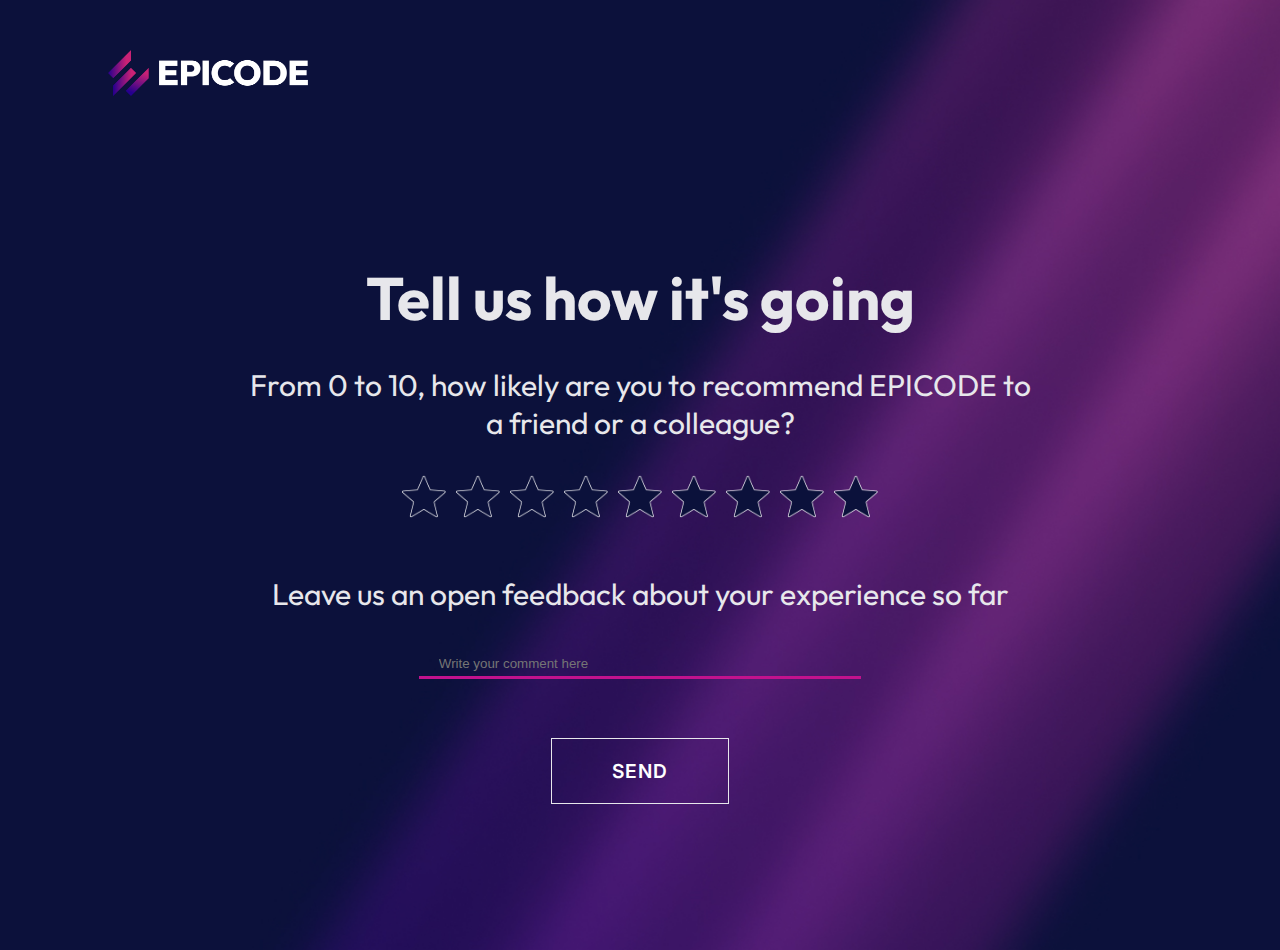
<file: last-page.html>
<!DOCTYPE html>
<html lang="en">
  <head>
    <meta charset="UTF-8" />
    <meta name="viewport" content="width=device-width, initial-scale=1.0" />
    <link rel="preconnect" href="https://fonts.googleapis.com" />
    <link rel="preconnect" href="https://fonts.gstatic.com" crossorigin />
    <link
      href="https://fonts.googleapis.com/css2?family=Inter:ital,opsz,wght@0,14..32,100..900;1,14..32,100..900&family=Outfit:wght@100..900&display=swap"
      rel="stylesheet"
    />
    <link rel="stylesheet" href="./assets/css/style.css" />
    <link rel="stylesheet" href="assets/css/last-page.css" />
    <title>BW1-D1</title>
  </head>
  <body>
    <header class="main">
      <img id="logo" src="assets/epicode_logo.png" alt="epicode_logo" />
    </header>

    <main>
      <h2>Tell us how it's going</h2>
      <h3>From 0 to 10, how likely are you to recommend EPICODE to a friend or a colleague?</h3>
      <div>
        <img class="star-off" src="assets/star-off.png" alt="star" />
        <img class="star-off" src="assets/star-off.png" alt="star" />
        <img class="star-off" src="assets/star-off.png" alt="star" />
        <img class="star-off" src="assets/star-off.png" alt="star" />
        <img class="star-off" src="assets/star-off.png" alt="star" />
        <img class="star-off" src="assets/star-off.png" alt="star" />
        <img class="star-off" src="assets/star-off.png" alt="star" />
        <img class="star-off" src="assets/star-off.png" alt="star" />
        <img class="star-off" src="assets/star-off.png" alt="star" />
      </div>
    </main>
    <form>
      <h3>Leave us an open feedback about your experience so far</h3>
      <input id="textform" type="text" placeholder="Write your comment here" />
      <button class="hover-button">SEND</button>
    </form>

    <script src="assets/scripts/last-page.js"></script>
  </body>
</html>
</file>
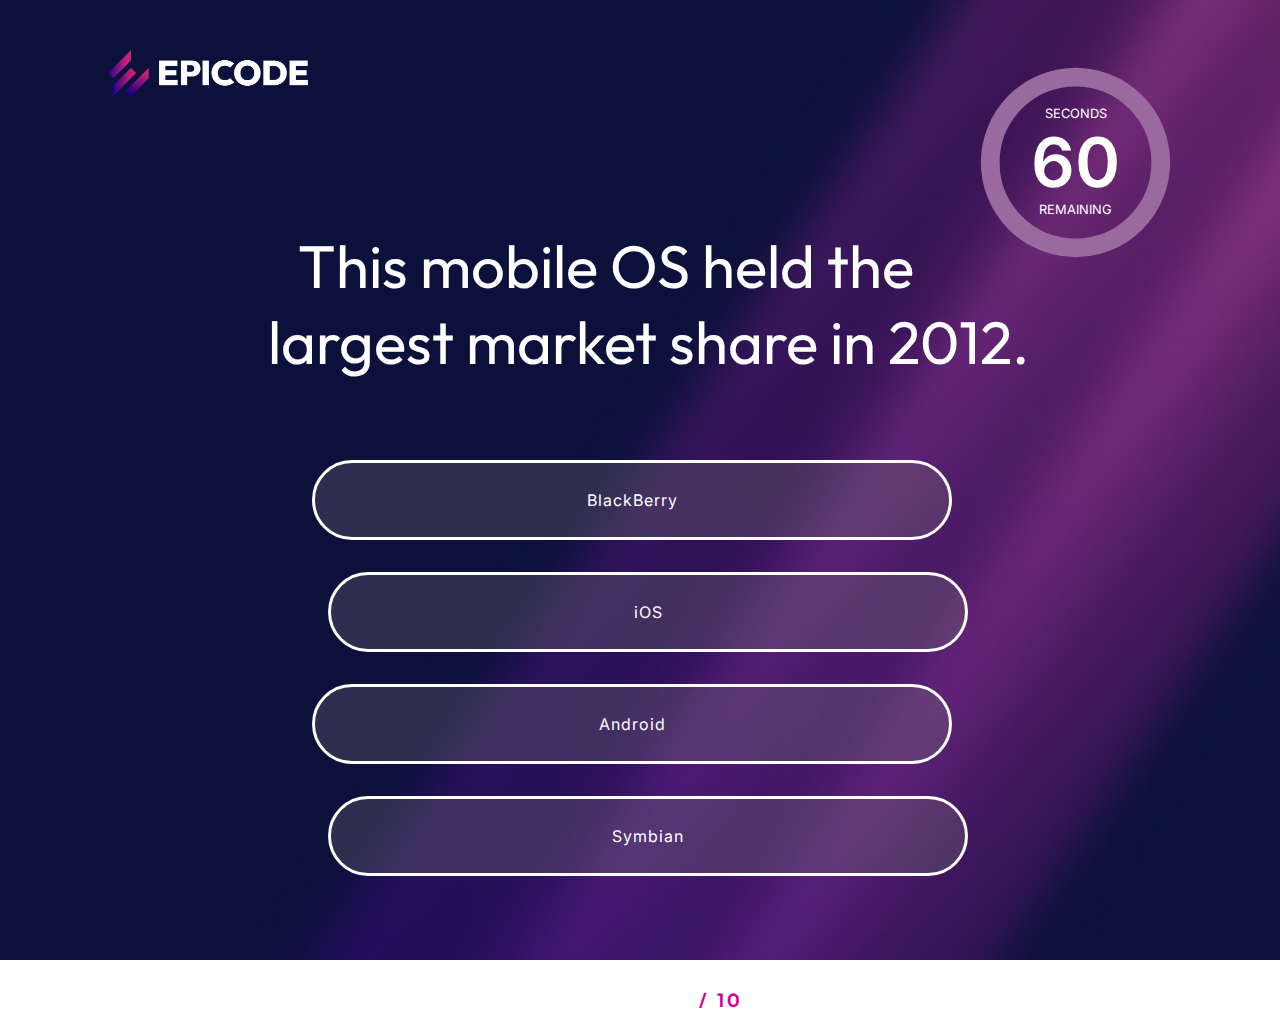
<file: quiz.html>
<!DOCTYPE html>
<html lang="en">
  <head>
    <meta charset="UTF-8" />
    <meta name="viewport" content="width=device-width, initial-scale=1.0" />
    <link rel="preconnect" href="https://fonts.googleapis.com" />
    <link rel="preconnect" href="https://fonts.gstatic.com" crossorigin />
    <link
      href="https://fonts.googleapis.com/css2?family=Inter:ital,opsz,wght@0,14..32,100..900;1,14..32,100..900&family=Outfit:wght@100..900&display=swap"
      rel="stylesheet"
    />
    <link rel="stylesheet" href="./assets/css/style.css" />
    <link rel="stylesheet" href="./assets/css/quiz.css" />

    <script src="./assets/scripts/quiz.js" defer></script>

    <title>Quiz</title>
  </head>
  <body>
    <main>
      <header>
        <img id="logo" src="./assets/epicode_logo.png" alt="Epicode Logo" />
        <div id="timer">
          <svg width="100%" height="100%" viewBox="0 0 42 42" class="donut">
            <circle class="donut-ring" cx="21" cy="21" r="15.91549430918954" fill="transparent" stroke="#9A6A9E" stroke-width="3.5"></circle>
            <circle
              class="donut-timer"
              cx="21"
              cy="21"
              r="15.91549430918954"
              fill="transparent"
              stroke="#00FFFF"
              stroke-width="3.5"
              stroke-dasharray="0 100"
              stroke-dashoffset="0"
              transform="rotate(-90 21 21)"
            ></circle>
            <g class="chart-text-passed">
              <text x="50%" y="50%" class="timer-title">SECONDS</text>
              <text x="50%" y="50%" id="seconds">60</text>
              <text x="50%" y="50%" class="timer-subtitle">REMAINING</text>
            </g>
          </svg>
        </div>
      </header>

      <section>
        <div id="quiz-question-div">
          <h2 id="quiz-question-title">Test</h2>
          <div id="quiz-possible-answers"></div>
          <h3 id="question-counter">Question <span id="currentQuestion"></span> <span id="allQuestions"></span></h3>
        </div>
      </section>

      <div id="results">
        <h1>Results</h1>
        <h6>The summary of your answers:</h6>
        <div id="statics">
          <div id="correct">
            <h1>Correct</h1>
            <h5 id="percorrect"><span>00</span></h5>
            <p id="numCorrectanswers"></p>
          </div>
          <div id="grafic">
            <svg width="100%" height="100%" viewBox="0 0 42 42" class="donut">
              <circle class="donut-ring" cx="21" cy="21" r="15.91549430918954" fill="transparent" stroke="#00FFFF" stroke-width="5"></circle>

              <circle
                class="donut-segment"
                cx="21"
                cy="21"
                r="15.91549430918954"
                fill="transparent"
                stroke="#d20094"
                stroke-width="5"
                stroke-dasharray="85 15"
                stroke-dashoffset="25"
              ></circle>
              <g class="chart-text">
                <text x="50%" y="50%" class="chart-title">Congratulations!</text>
                <text x="50%" y="50%" class="chart-subtitle">You passed the exam.</text>

                <text x="50%" y="50%" class="chart-certificate">
                  We'll send you the certificate
                  <tspan dy="1.2em" x="21">in a few minutes.</tspan>
                  <tspan dy="1.2em" x="21">Check your email (including</tspan>
                  <tspan dy="1.2em" x="21">promotions / spam folder)</tspan>
                </text>
              </g>
            </svg>
          </div>
          <div id="wrong">
            <h1>Wrong</h1>
            <h5 id="perwrong">00</h5>
            <p id="numWronganswers"></p>
          </div>
        </div>

        <div class="Rate Us">
          <a href="last-page.html"><button class="hover-button">RATE US</button></a>
        </div>
      </div>
    </main>
  </body>
</html>
</file>
<file: assets/css/style.css>
*,
*::before,
*::after {
  box-sizing: border-box;
}
html,
body {
  height: 100%;
}
body {
  font-family: "Inter", sans-serif;
  background-image: url("../bg.jpg");
  background-repeat: no-repeat;
  background-size: cover;
  color: white;
  padding-bottom: 2rem;
}
h1,
h2,
h3,
h4,
h5,
h6 {
  font-family: "Outfit", sans-serif;
  font-size: 3.75rem;
}

h3 {
  font-size: 1.2rem;
}
h1,
h2,
h3,
h4,
h5,
h6,
p,
strong {
  margin-top: 0;
}

h1 {
  font-weight: 300;
  line-height: 3rem;
}

span {
  font-weight: 600;
}

#proceed-div {
  vertical-align: middle;
  display: inline;
}

header,
#welcome,
#instructions,
footer {
  text-align: left;
  margin: 50px 100px;
}
#logo {
  width: 200px;
}

#welcome #em {
  font-family: "Inter", sans-serif;
  margin: 0;
}

#instructions h2 {
  font-size: 40px;
  color: #d20094;
  margin: 5px 0;
}
#instructions p {
  margin-bottom: 20px;
}

p,
li {
  font-family: "Inter", sans-serif;
  font-size: 20px;
  color: #e7e7eb;
}
ul {
  margin: 60px 0px;
}
li {
  padding: 5px;
}
#welcome {
  text-align: left;
  margin-top: 10rem;
  color: #e7e7eb;
}
footer {
  margin-top: 200px;
  width: 90%;
  position: absolute;
}

footer p {
  display: inline-block;
  vertical-align: middle;
  margin: 0 10px;
}
footer .hover-button {
  margin-left: 25rem;
}
footer .box {
  width: 20px;
  height: 20px;
}

button {
  font-family: Inter;
  letter-spacing: 1px;
}

.hover-button {
  font-weight: 600;
  text-align: center;
  margin-left: 100px;
  margin-block: 30px;
  padding-block: 20px;
  padding-inline: 60px;
  outline: solid 1px #e7e7eb;
  border: none;
  background-color: inherit;
  color: white;
  font-size: 1.2rem;
  transition: background-color 0.3s, transform 0.3s;
}
.hover-button:hover {
  background-color: #00ffff;
  color: #0b113b;
  font-weight: bold;
  outline: none;
  border: none;
  box-shadow: 0px 0px 15px 5px #00ffff;
}

input[type="checkbox"] {
  margin: 0;
  vertical-align: middle;
}
</file>
<file: assets/css/last-page.css>
main {
  margin: 30px;
  margin-inline: 50px;
  text-align: center;
  color: #e7e7eb;
  margin-top: 10rem;
}
main h2 {
  margin-bottom: 30px;
}

main h3 {
  max-width: 800px;
  margin-inline: auto;
  font-weight: 400;
  font-size: 30px;
}

main div {
  margin-inline: 40px;
}

.star-off {
  padding: 3px;
  width: 50px;
}
.star-on {
  padding: 3px;
  width: 50px;
  display: none;
}

form {
  width: 100%;
  margin: auto;
  text-align: center;
  color: #e7e7eb;
}

form h3 {
  padding-block: 20px;
  font-weight: 400;
  font-size: 30px;
  height: 30px;
}

form input {
  width: 35%;
  margin: 30px;
  padding-left: 20px;
  padding-bottom: 5px;
  background-color: inherit;
  border-top-style: none;
  border-right-style: none;
  border-left-style: none;
  border-bottom: solid #c2128d;
  color: inherit;
}

form .hover-button {
  display: block;
  text-align: center;
  margin: auto;
  margin-block: 30px;
  padding-block: 20px;
  padding-inline: 60px;
}

/* input[type="text"] {
  width: 15rem;
} */
</file>
<file: assets/css/quiz.css>
body {
  color: #fff;
  width: 100%;
}

#timer {
  width: 225px;
  height: 225px;
  border-radius: 50%;
  color: white;
  position: relative;
  text-align: center;
  float: right;
}

.timer-title {
  font-size: 0.15em;
  line-height: 1;
  fill: white;

  text-anchor: middle;
  -moz-transform: translateY(-3.5em);
  -ms-transform: translateY(-3.5em);
  -webkit-transform: translateY(-3.5em);
  transform: translateY(-3.5em);
}

#seconds {
  font-size: 0.8em;
  font-weight: 600;
  fill: white;
  text-anchor: middle;
  -moz-transform: translateY(0.35em);
  -ms-transform: translateY(0.35em);
  -webkit-transform: translateY(0.35em);
  transform: translateY(0.35em);
}

.timer-subtitle {
  font-size: 0.15em;
  text-anchor: middle;
  fill: white;
  -moz-transform: translateY(4em);
  -ms-transform: translateY(4em);
  -webkit-transform: translateY(4em);
  transform: translateY(4em);
}

section {
  text-align: center;
  margin: 0;
}

span {
  color: #d20094;
}

h2 {
  font-weight: 400;
  width: 50rem;
  margin: auto;
  margin-top: 8rem;
  margin-bottom: 5rem;
}

.answer-button {
  background: rgba(119, 119, 119, 0.3);
  font-size: 1rem;
  color: #fff;
  border-radius: 50px;
  border: 3px solid #fff;
  margin-bottom: 2rem;
  width: 40rem;
  height: 5rem;
}
.answer-button:not(:nth-child(2)):not(:nth-child(4)) {
  margin-right: 2rem;
}
.answer-button:hover {
  background-image: linear-gradient(to bottom, #d20094, transparent);
}
.answer-button:active {
  background-image: linear-gradient(to bottom, #d20094, transparent);
}

.selected {
  background-color: aliceblue;
}

#quiz-possible-answers {
  max-width: 100rem;
  margin: auto;
}

#quiz-question-div h3 {
  text-transform: uppercase;
  font-weight: 500;
  letter-spacing: 0.2rem;
}

#question-counter {
  margin-top: 5rem;
}

#results {
  display: none;
  text-align: center;
  width: 100%;

  margin-top: 10rem;
}
#statics {
  display: flex;
  width: 90rem;
  vertical-align: middle;

  margin: auto;
  margin-top: 5rem;
}
#correct,
#wrong {
  margin: auto;

  display: inline-block;
  width: 24%;
}

#correct > h1,
#wrong > h1 {
  font-weight: 300;
}

h5 {
  font-size: 3.75;
  font-weight: 600;
  margin-bottom: 0.5rem;
}

#correct {
  text-align: left;
}
#wrong {
  text-align: right;
}
#grafic {
  display: inline-block;
  width: 30%;
}
.RateUs {
  text-align: center;
}
.hover-button {
  margin: 0;
  margin-top: 5rem;
}

h1,
h6 {
  margin-bottom: 10px;
  font-size: 80px;
}
.chart-text {
  font: 16px/1.4em "Inter", Arial, sans-serif;
  fill: #fff;
}

.chart-title {
  font-size: 0.1em;
  font-weight: 600;
  line-height: 1;
  text-anchor: middle;
  -moz-transform: translateY(-4em);
  -ms-transform: translateY(-4em);
  -webkit-transform: translateY(-4em);
  transform: translateY(-4em);
}

.chart-subtitle {
  font-size: 0.1em;
  font-weight: 600;
  fill: #00ffff;
  text-anchor: middle;
  -moz-transform: translateY(-2.8em);
  -ms-transform: translateY(-2.8em);
  -webkit-transform: translateY(-2.8em);
  transform: translateY(-2.8em);
}

.chart-certificate {
  font-size: 0.1em;
  text-anchor: middle;
  -moz-transform: translateY(00.2em);
  -ms-transform: translateY(0.2em);
  -webkit-transform: translateY(0.2em);
  transform: translateY(0.2em);
}
.font-pink {
  color: #d20094;
}
h1 {
  font-weight: 600;
}

h6 {
  font-size: 2rem;
  font-weight: 300;
}
</file>
